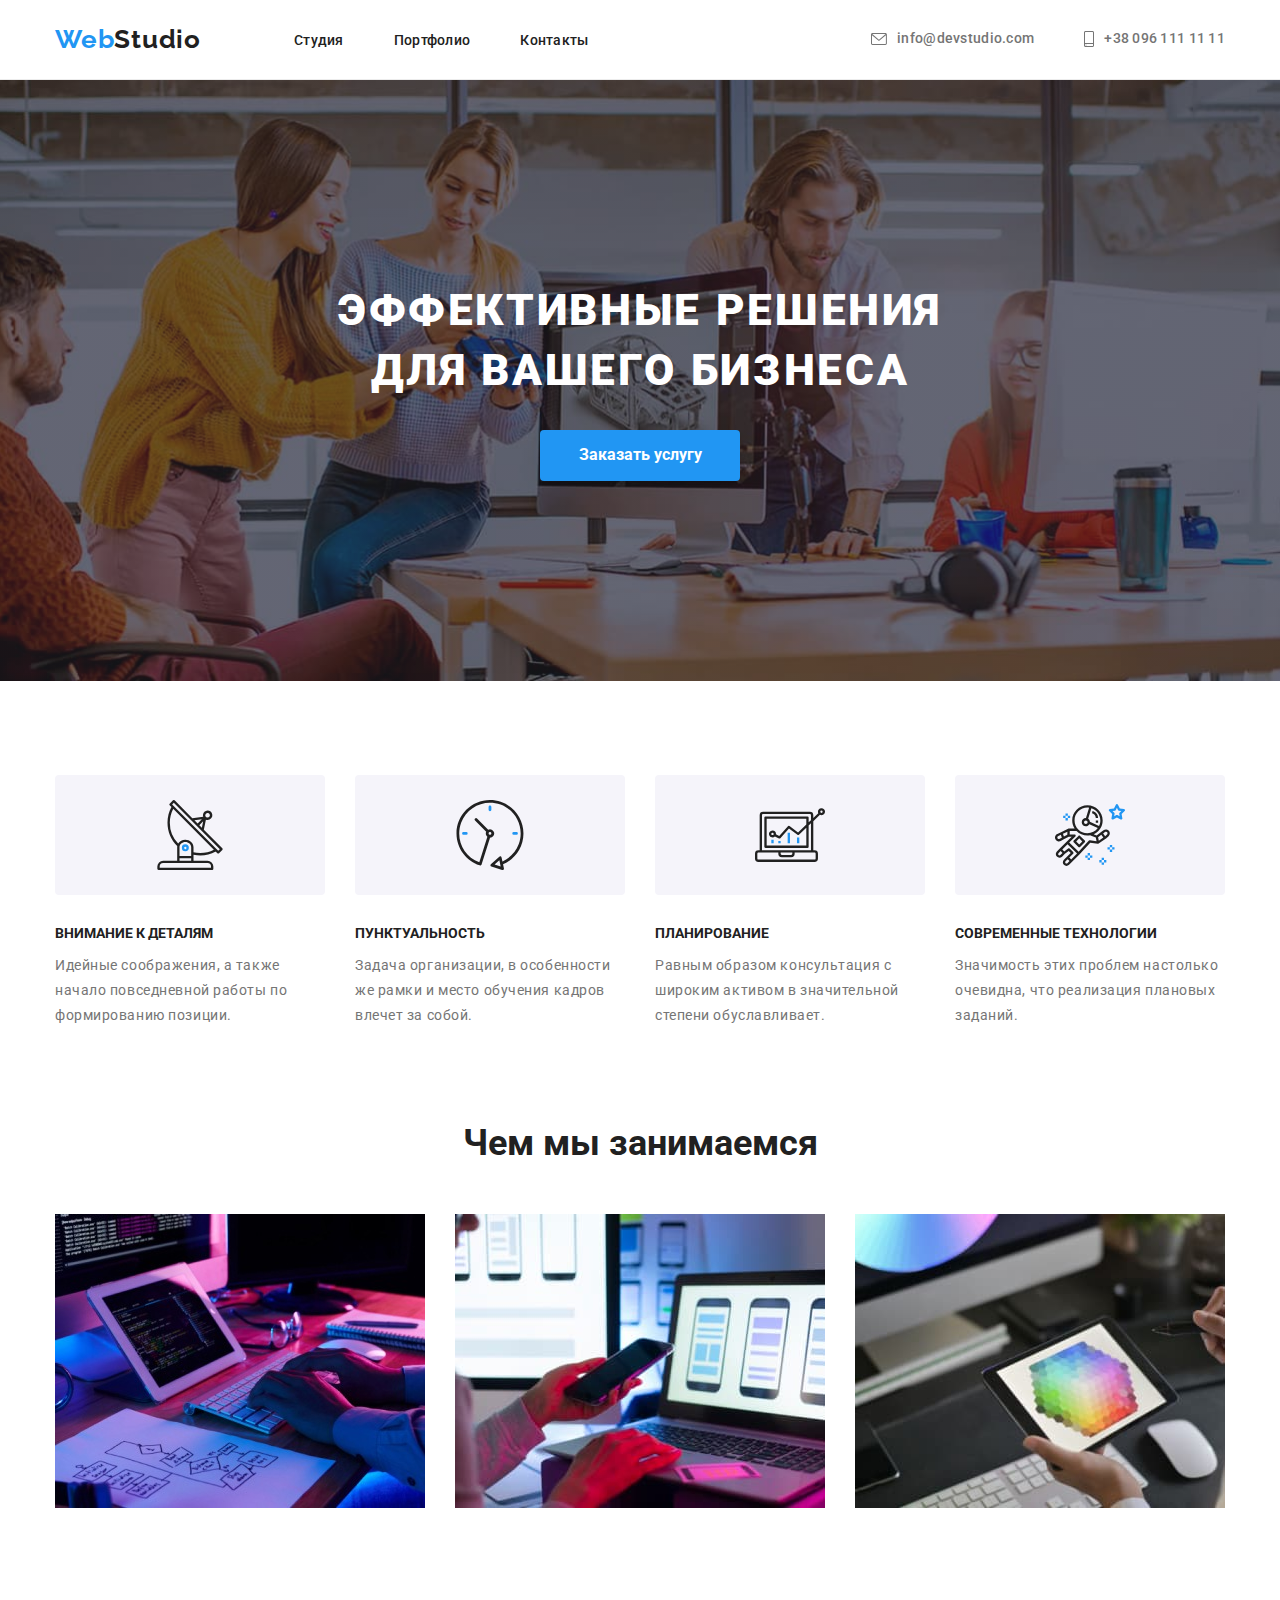
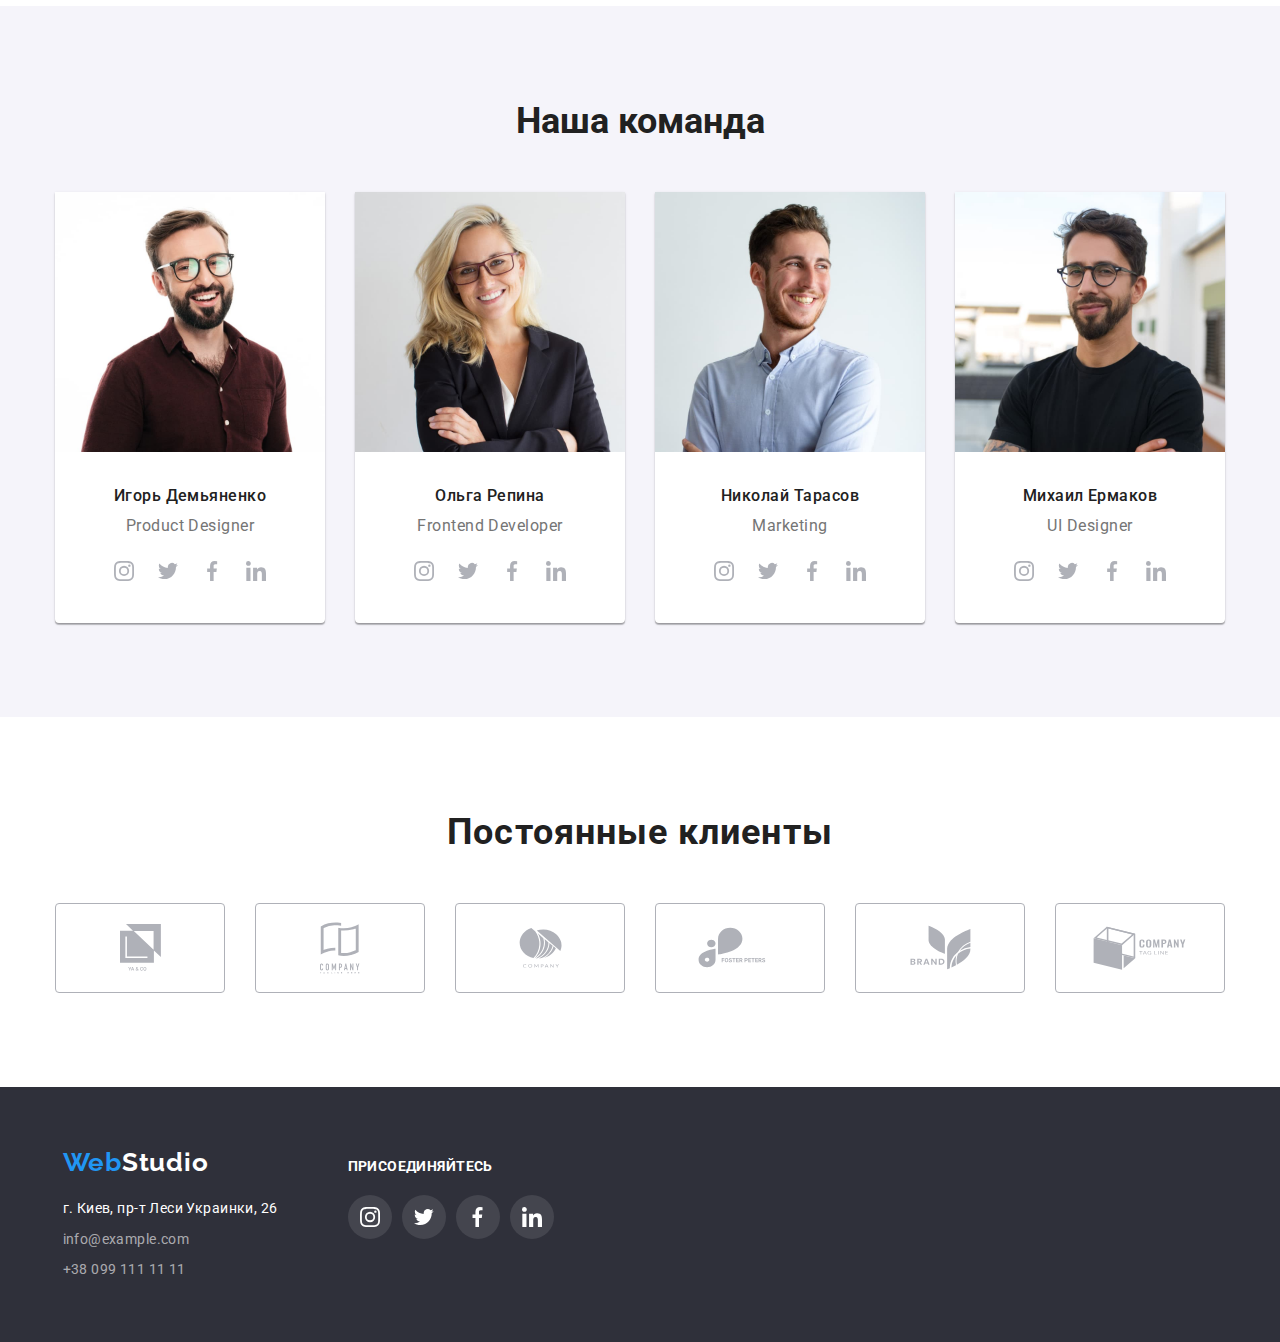
<file: index.html>
<!DOCTYPE html>
<html lang="ru">
<head>
    <meta charset="UTF-8">
    <meta name="viewport" content="width=device-width, initial-scale=1.0">
    <title>Document</title>
    <link rel="preconnect" href="https://fonts.gstatic.com">
    <link
        href="https://fonts.googleapis.com/css2?family=Oleo+Script&family=Raleway:wght@700&family=Roboto:wght@400;500;700;900&display=swap"
        rel="stylesheet">
    <link rel="stylesheet" href="https://github.com/sindresorhus/modern-normalize/blob/3bc98de76de609a0d4d598f3cbc46f684b3ec9c1/modern-normalize.css">
    <link rel="stylesheet" href="css/styles.css">
</head>
<body>
<!--Шапка сайта-->
    <header class="page-header">
        <div class="conteiner">
            <div class="header flex">
                <nav class="site-nav flex">
                    <a href="./index.html" class="logo-header"><span class="logo-part1">Web</span><span
                            class="logo-part2">Studio</span></a>
                    <ul class="site-nav-items flex no-line">
                        <li class="link"><a href="./index.html" class="nav-point">Студия</a>
                        </li>
                        <li class="link"><a href="./portfolio.html" class="nav-point">Портфолио</a>
                        </li>
                        <li class="link"><a href="#" class="nav-point">Контакты</a>
                        </li>
                    </ul>
                </nav>
                <div class="contacts-header">
                    <ul class="contacts-header-items flex no-line">
                        <li class="link">
                            <a href="mailto:info@devstudio.com" class="contact-link flex">
                                <div class="icon-contacts-position">
                                    <svg class="contacts-icon" width="16px" height="12px">
                                        <use href="./images/icons.svg#icon-envelope-header"></use>
                                    </svg>
                                </div>
                                <div>
                                    info@devstudio.com
                                </div>
                            </a>
                        </li>
                        <li class="link">
                            <a href="tel:380961111111" class="contact-link flex">
                                <div class="icon-contacts-position">
                                    <svg class="contacts-icon" width="10px" height="16px">
                                        <use href="./images/icons.svg#icon-smartphone-header"></use>
                                    </svg>
                                </div>
                                <div>
                                    +38 096 111 11 11
                                </div>
                            </a>
                        </li>
                    </ul>
                </div>
            </div>
        </div>
    </header>

<!--Основа-->
    <main>
        <section class="hero-section">
            <div class="conteiner hero-conteiner">
            <h1 class="hero-title">Эффективные решения для вашего бизнеса</h1>
            <button type="button" class="hero-button">Заказать услугу</button>
            </div>
        </section>
        <section class="section advantages-section">
            <div class="conteiner">
                <h2 hidden="hidden" class="advantages-title">Преимущества компании</h2>
                <ul class="advantages-list flex">
                    <li class="advantages-item">
                        <div class="icon-advantages-position">
                            <svg width="70" height="70">
                                <use href="./images/icons.svg#icon-antenna"></use>
                            </svg>
                        </div>
                        <h3 class="advantages-item-title">Внимание к деталям</h3>
                        <p class="advantages-item-description">Идейные соображения, а также начало повседневной работы по
                            формированию позиции.</p>
                    </li>
                    <li class="advantages-item">
                        <div class="icon-advantages-position">
                        <svg width="70" height="70">
                            <use href="./images/icons.svg#icon-clock"></use>
                        </svg>
                        </div>
                        <h3 class="advantages-item-title">Пунктуальность</h3>
                        <p class="advantages-item-description">Задача организации, в особенности же рамки и место обучения кадров
                            влечет за собой.</p>
                    </li>
                    <li class="advantages-item">
                        <div class="icon-advantages-position">
                            <svg width="70" height="70">
                                <use href="./images/icons.svg#icon-diagram"></use>
                            </svg>
                        </div>
                        <h3 class="advantages-item-title">Планирование</h3>
                        <p class="advantages-item-description">Равным образом консультация с широким активом в значительной степени
                            обуславливает.</p>
                    </li>
                    <li class="advantages-item">
                        <div class="icon-advantages-position">
                            <svg width="70" height="70">
                                <use href="./images/icons.svg#icon-astronaut"></use>
                            </svg>
                        </div>
                        <h3 class="advantages-item-title">Современные технологии</h3>
                        <p class="advantages-item-description">Значимость этих проблем настолько очевидна, что реализация плановых
                            заданий.</p>
                    </li>
                </ul>
                <h2 class="example-title">Чем мы занимаемся</h2>
                <ul class="example-list flex">
                    <li class="example-item">
                        <img src="./images/backend-opt.jpg" alt="создание сайтов" class="example-item-card" width="370">
                    </li>
                    <li class="example-item">
                        <img src="./images/frontend-opt.jpg" alt="адаптация сайтов" class="example-item-card" width="370">
                    </li>
                    <li class="example-item">
                        <img src="./images/design-opt.jpg" alt="дизайн сайтов" class="example-item-card" width="370">
                    </li>
                </ul>
            </div>
        </section>
        <section class="section team-section">
            <div class="conteiner">
                <h2 class="team-title">Наша команда</h2>
                <ul class="team-list flex">
                    <li class="team-item">
                        <img src="./images/team-card1-opt.jpg" alt="фото Игоря Демьяненко" class="team-card" width="270">
                        <h3 class="team-item-title">Игорь Демьяненко</h3>
                        <p lang="en" class="team-item-discription">Product Designer</p>
                        <ul class="social-links-list flex">
                            <li class="social-link-item">
                                <a href="#" class="social-link-main">
                                    <svg class="social-logo-main" width="20px" height="20px">
                                        <use href="./images/icons.svg#icon-instagram"></use>
                                    </svg>
                                </a>
                            </li>
                            <li class="social-link-item flex">
                                <a href="#" class="social-link-main">
                                    <svg class="social-logo-main" width="20px" height="20px">
                                        <use href="./images/icons.svg#icon-twitter"></use>
                                    </svg>
                                </a>
                            </li>
                            <li class="social-link-item flex">
                                <a href="#" class="social-link-main">
                                    <svg class="social-logo-main" width="20px" height="20px">
                                        <use href="./images/icons.svg#icon-facebook"></use>
                                    </svg>
                                </a>
                            </li>
                            <li class="social-link-item flex">
                                <a href="#" class="social-link-main">
                                    <svg class="social-logo-main" width="20px" height="20px">
                                        <use href="./images/icons.svg#icon-linkedin"></use>
                                    </svg>
                                </a>
                            </li>
                        </ul>
                    </li>
                    <li class="team-item">
                        <img src="./images/team-card2-opt.jpg" alt="фото Ольги Репиной" class="team-card" width="270">
                        <h3 class="team-item-title">Ольга Репина</h3>
                        <p lang="en" class="team-item-discription">Frontend Developer</p>
                        <ul class="social-links-list flex">
                            <li class="social-link-item">
                                <a href="#" class="social-link-main">
                                    <svg class="social-logo-main" width="20px" height="20px">
                                        <use href="./images/icons.svg#icon-instagram"></use>
                                    </svg>
                                </a>
                            </li>
                            <li class="social-link-item flex">
                                <a href="#" class="social-link-main">
                                    <svg class="social-logo-main" width="20px" height="20px">
                                        <use href="./images/icons.svg#icon-twitter"></use>
                                    </svg>
                                </a>
                            </li>
                            <li class="social-link-item flex">
                                <a href="#" class="social-link-main">
                                    <svg class="social-logo-main" width="20px" height="20px">
                                        <use href="./images/icons.svg#icon-facebook"></use>
                                    </svg>
                                </a>
                            </li>
                            <li class="social-link-item flex">
                                <a href="#" class="social-link-main">
                                    <svg class="social-logo-main" width="20px" height="20px">
                                        <use href="./images/icons.svg#icon-linkedin"></use>
                                    </svg>
                                </a>
                            </li>
                        </ul>
                    </li>
                    <li class="team-item">
                        <img src="./images/team-card3-opt.jpg" alt="фото Николая Тарасова" class="team-card" width="270">
                        <h3 class="team-item-title">Николай Тарасов</h3>
                        <p lang="en" class="team-item-discription">Marketing</p>
                        <ul class="social-links-list flex">
                            <li class="social-link-item">
                                <a href="#" class="social-link-main">
                                    <svg class="social-logo-main" width="20px" height="20px">
                                        <use href="./images/icons.svg#icon-instagram"></use>
                                    </svg>
                                </a>
                            </li>
                            <li class="social-link-item flex">
                                <a href="#" class="social-link-main">
                                    <svg class="social-logo-main" width="20px" height="20px">
                                        <use href="./images/icons.svg#icon-twitter"></use>
                                    </svg>
                                </a>
                            </li>
                            <li class="social-link-item flex">
                                <a href="#" class="social-link-main">
                                    <svg class="social-logo-main" width="20px" height="20px">
                                        <use href="./images/icons.svg#icon-facebook"></use>
                                    </svg>
                                </a>
                            </li>
                            <li class="social-link-item flex">
                                <a href="#" class="social-link-main">
                                    <svg class="social-logo-main" width="20px" height="20px">
                                        <use href="./images/icons.svg#icon-linkedin"></use>
                                    </svg>
                                </a>
                            </li>
                        </ul>
                    </li>
                    <li class="team-item">
                        <img src="./images/team-card4-opt.jpg" alt="фото Михаила Урмакова" class="team-card" width="270">
                        <h3 class="team-item-title">Михаил Ермаков</h3>
                        <p lang="en" class="team-item-discription">UI Designer</p>
                        <ul class="social-links-list flex">
                            <li class="social-link-item">
                                <a href="#" class="social-link-main">
                                    <svg class="social-logo-main" width="20px" height="20px">
                                        <use href="./images/icons.svg#icon-instagram"></use>
                                    </svg>
                                </a>
                            </li>
                            <li class="social-link-item flex">
                                <a href="#" class="social-link-main">
                                    <svg class="social-logo-main" width="20px" height="20px">
                                        <use href="./images/icons.svg#icon-twitter"></use>
                                    </svg>
                                </a>
                            </li>
                            <li class="social-link-item flex">
                                <a href="#" class="social-link-main">
                                    <svg class="social-logo-main" width="20px" height="20px">
                                        <use href="./images/icons.svg#icon-facebook"></use>
                                    </svg>
                                </a>
                            </li>
                            <li class="social-link-item flex">
                                <a href="#" class="social-link-main">
                                    <svg class="social-logo-main" width="20px" height="20px">
                                        <use href="./images/icons.svg#icon-linkedin"></use>
                                    </svg>
                                </a>
                            </li>
                        </ul>
                    </li>
                </ul>
            </div>
        </section>
        <section class="section clients-section">
            <div class="conteiner">
                <h3 class="clients-title">Постоянные клиенты</h3>
                <ul class="clients-list flex">
                    <li class="clients-item">
                        <div class="client-item-position">
                            <a href="#" class="client-link">
                            <svg class="icon1" width="41px" height="47px">
                                <use href="./images/icons.svg#icon-logo1">
                                </use>
                            </svg>
                            </a>
                        </div>
                    </li>
                    <li class="clients-item">
                        <div class="client-item-position">
                            <a href="#" class="client-link">
                                <svg class="icon1" width="40px" height="52px">
                                    <use href="./images/icons.svg#icon-logo2">
                                    </use>
                                </svg>
                            </a>
                        </div>
                    </li>
                    <li class="clients-item">
                        <div class="client-item-position">
                            <a href="#" class="client-link">
                                <svg class="icon1" width="43px" height="41px">
                                    <use href="./images/icons.svg#icon-logo3">
                                    </use>
                                </svg>
                            </a>
                        </div>
                    </li>
                    <li class="clients-item">
                        <div class="client-item-position">
                            <a href="#" class="client-link">
                                <svg class="icon1" width="84px" height="41px">
                                    <use href="./images/icons.svg#icon-logo4">
                                    </use>
                                </svg>
                            </a>
                        </div>
                    </li>
                    <li class="clients-item">
                        <div class="client-item-position">
                            <a href="#" class="client-link">
                                <svg class="icon1" width="63px" height="45px">
                                    <use href="./images/icons.svg#icon-logo5">
                                    </use>
                                </svg>
                            </a>
                        </div>
                    </li>
                    <li class="clients-item">
                        <div class="client-item-position">
                            <a href="#" class="client-link">
                                <svg class="icon1" width="94px" height="44px">
                                    <use href="./images/icons.svg#icon-logo6">
                                    </use>
                                </svg>
                            </a>
                        </div>
                    </li>
                </ul>
            </div>
        </section>
    </main>
<!--Футер-->
    <footer class="page-footer">
        <div class="conteiner">
                <div class="footer-flex flex">
                    <div class="address-conteiner">
                        <a href="./index.html" class="no-line"><span class="logo-part1">Web</span><span
                                class="logo-footer">Studio</span></a>
                        <address class="address">
                            <ul class="address-list no-line">
                                <li class="address-footer">г. Киев, пр-т Леси Украинки, 26</li>
                                <li class="contacts-footer"><a href="mailto:info@example.com">info@example.com</a></li>
                                <li class="contacts-footer"><a href="tel:+380991111111">+38 099 111 11 11</a></li>
                            </ul>
                        </address>
                    </div>
                    <div class="social-links">
                        <p class="social-links-title">Присоединяйтесь</p>
                        <ul class="social-links-list-footer flex">
                            <li class="social-link-item">
                                <a href="#" class="social-link">
                                    <svg class="social-logo-footer" width="20px" height="20px">
                                        <use href="./images/icons.svg#icon-instagram-black-footer"></use>
                                    </svg>
                                </a>
                            </li>
                            <li class="social-link-item flex">
                                <a href="#" class="social-link ">
                                    <svg class="social-logo-footer" width="20px" height="20px">
                                        <use href="./images/icons.svg#icon-twitter-black-footer"></use>
                                    </svg>
                                </a>
                            </li>
                            <li class="social-link-item flex">
                                <a href="#" class="social-link ">
                                    <svg class="social-logo-footer" width="20px" height="20px">
                                        <use href="./images/icons.svg#icon-facebook-black-footer"></use>
                                    </svg>
                                </a>
                            </li>
                            <li class="social-link-item flex">
                                <a href="#" class="social-link">
                                    <svg class="social-logo-footer" width="20px" height="20px">
                                        <use href="./images/icons.svg#icon-linkedin-black-footer"></use>
                                    </svg>
                                </a>
                            </li>
                        </ul>
                    </div>
                </div>
        </div>
    </footer>
</body>
</html>
</file>
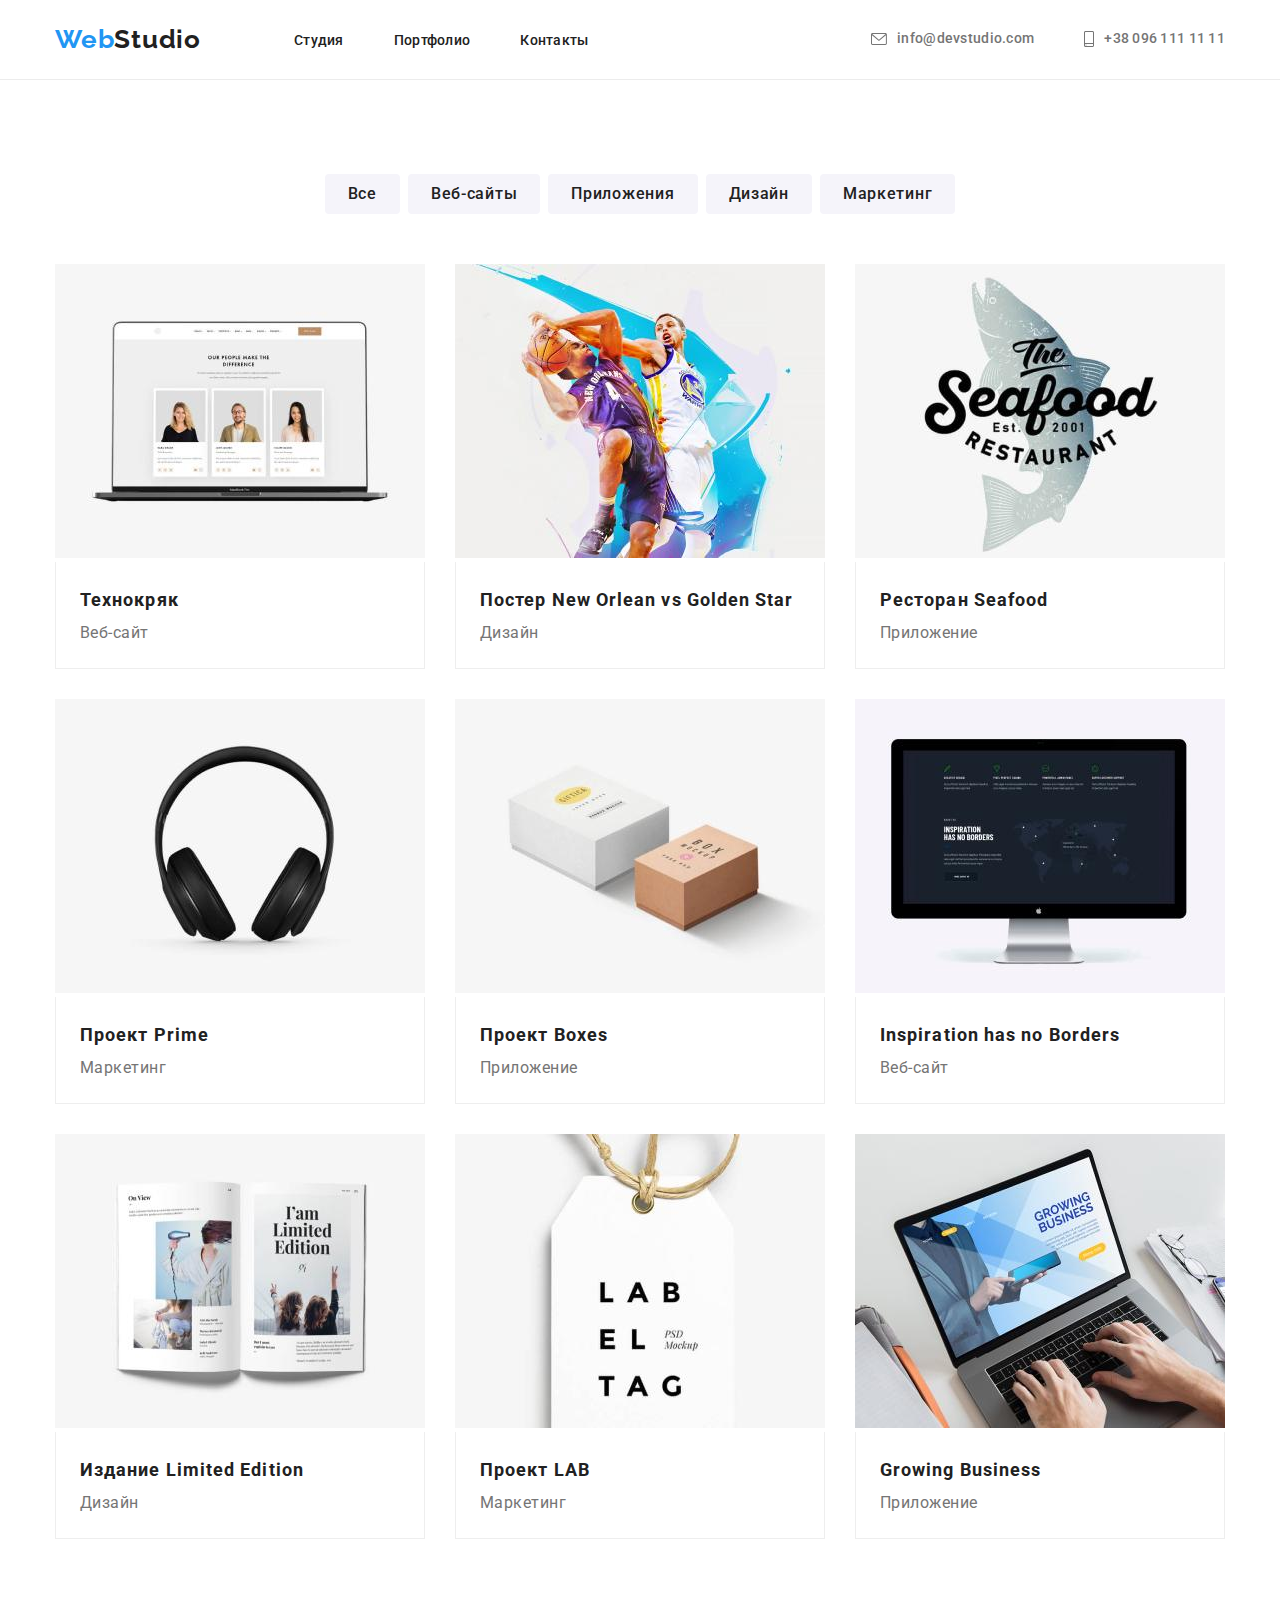
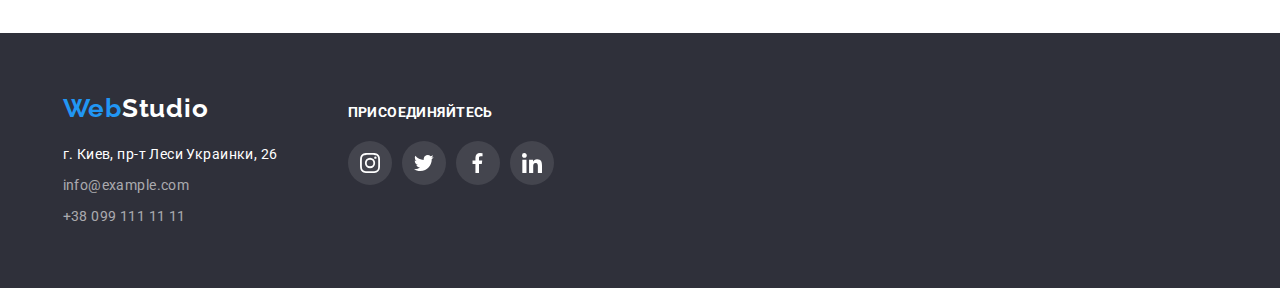
<file: portfolio.html>
<!DOCTYPE html>
<html lang="ru">

<head>
    <meta charset="UTF-8">
    <meta name="viewport" content="width=device-width, initial-scale=1.0">
    <title>Document</title>
    <link rel="preconnect" href="https://fonts.gstatic.com">
    <link
        href="https://fonts.googleapis.com/css2?family=Oleo+Script&family=Raleway:wght@700&family=Roboto:wght@400;500;700;900&display=swap"
        rel="stylesheet">
    <link rel="stylesheet"
        href="https://github.com/sindresorhus/modern-normalize/blob/3bc98de76de609a0d4d598f3cbc46f684b3ec9c1/modern-normalize.css">
    <link rel="stylesheet" href="css/styles.css">
</head>

<body>
    <!--Шапка сайта-->
    <header class="page-header">
        <div class="conteiner">
            <div class="header flex">
                <nav class="site-nav flex">
                    <a href="./index.html" class="logo-header"><span class="logo-part1">Web</span><span
                            class="logo-part2">Studio</span></a>
                    <ul class="site-nav-items flex no-line">
                        <li class="link"><a href="./index.html" class="nav-point">Студия</a>
                        </li>
                        <li class="link"><a href="./portfolio.html" class="nav-point">Портфолио</a>
                        </li>
                        <li class="link"><a href="#" class="nav-point">Контакты</a>
                        </li>
                    </ul>
                </nav>
                <div class="contacts-header">
                    <ul class="contacts-header-items flex no-line">
                        <li class="link">
                            <a href="mailto:info@devstudio.com" class="contact-link flex">
                                <div class="icon-contacts-position">
                                    <svg class="contacts-icon" width="16px" height="12px">
                                        <use href="./images/icons.svg#icon-envelope-header"></use>
                                    </svg>
                                </div>
                                <div>
                                    info@devstudio.com
                                </div>
                            </a>
                        </li>
                        <li class="link">
                            <a href="tel:380961111111" class="contact-link flex">
                                <div class="icon-contacts-position">
                                    <svg class="contacts-icon" width="10px" height="16px">
                                        <use href="./images/icons.svg#icon-smartphone-header"></use>
                                    </svg>
                                </div>
                                <div>
                                    +38 096 111 11 11
                                </div>
                            </a>
                        </li>
                    </ul>
                </div>
            </div>
        </div>
    </header>

<!--Основа-->
    <main class="page-main-portfolio">
<!--Портфолио-->
        <div class="conteiner">
            <section class="section portfolio-section">
                <h1 hidden="hidden">Портфолио</h1>
                <!--Фильтры-->
                <ul class="filter-buttons-list flex no-line">
                    <li class="filter-button-item">
                        <button class="filter-button" type="button">Все</button>
                    </li>
                    <li class="filter-button-item">
                        <button class="filter-button" type="button">Веб-сайты</button>
                    </li>
                    <li class="filter-button-item">
                        <button class="filter-button" type="button">Приложения</button>
                    </li>
                    <li class="filter-button-item">
                        <button class="filter-button" type="button">Дизайн</button>
                    </li>
                    <li class="filter-button-item">
                        <button class="filter-button" type="button">Маркетинг</button>
                    </li>
                </ul>
                <!--Портфолио-карточки-->
                    <ul class="portfolio-list flex no-line">
                        <li class="portfolio-card-item flex">
                            <a href="#" class="portfolio-card">
                                <img src="./images/technocrack.jpg" alt="веб-сайт на экране макбука" width="370" height="294">
                                <div class="card-border">
                                    <h2 class="portfolio-card-title">Технокряк</h2>
                                    <p class="portfolio-card-description">Веб-сайт</p>
                                </div>
                            </a>
                        </li>
                        <li class="portfolio-card-item">
                            <a href="#" class="portfolio-card">
                                <img src="./images/poster.jpg" class="card-picture" alt="два баскетболиста в борьбе за мяч" width="370" height="294">
                                    <div class="card-border">
                                        <h2 class="portfolio-card-title">Постер New Orlean vs Golden Star</h2>
                                        <p class="portfolio-card-description">Дизайн</p>
                                    </div>
                            </a>
                        </li>
                        <li class="portfolio-card-item">
                            <a href="#" class="portfolio-card">
                                <img src="./images/restaurant.jpg" alt="логотип ресторана" width="370" height="294">
                                    <div class="card-border">
                                        <h2 class="portfolio-card-title">Ресторан Seafood</h2>
                                        <p class="portfolio-card-description">Приложение</p>
                                    </div>
                            </a>
                        </li>
                        <li class="portfolio-card-item">
                            <a href="#" class="portfolio-card">
                                <img src="./images/project-prime.jpg" alt="наушники" width="370" height="294">
                                    <div class="card-border">
                                        <h2 class="portfolio-card-title">Проект Prime</h2>
                                        <p class="portfolio-card-description">Маркетинг</p>
                                    </div>
                            </a>
                        </li>
                        <li class="portfolio-card-item">
                            <a href="#" class="portfolio-card">
                                <img src="./images/project-boxes.jpg" alt="две коробки" width="370" height="294">
                                    <div class="card-border">
                                        <h2 class="portfolio-card-title">Проект Boxes</h2>
                                        <p class="portfolio-card-description">Приложение</p>
                                    </div>
                            </a>
                        </li>
                        <li class="portfolio-card-item">
                            <a href="#" class="portfolio-card">
                                <img src="./images/no-borders.jpg" alt="монитор эпл" width="370" height="294">
                                    <div class="card-border">
                                        <h2 class="portfolio-card-title">Inspiration has no Borders</h2>
                                        <p class="portfolio-card-description">Веб-сайт</p>
                                    </div>
                            </a>
                        </li>
                        <li class="portfolio-card-item">
                            <a href="#" class="portfolio-card">
                                <img src="./images/limited-edition.jpg" alt="открытая книга лимитированного издания" width="370"
                                    height="294">
                                    <div class="card-border">
                                        <h2 class="portfolio-card-title">Издание Limited Edition</h2>
                                        <p class="portfolio-card-description">Дизайн</p>
                                    </div>
                            </a>
                        </li>
                        <li class="portfolio-card-item">
                            <a href="#" class="portfolio-card">
                                <img src="./images/lab-project.jpg" alt="ярлык с надписью" width="370" height="294">
                                    <div class="card-border">
                                        <h2 class="portfolio-card-title">Проект LAB</h2>
                                        <p class="portfolio-card-description">Маркетинг</p>
                                    </div>
                            </a>
                        </li>
                        <li class="portfolio-card-item">
                            <a href="#" class="portfolio-card">
                                <img src="./images/groving-business.jpg" alt="работа на ноутбуке" width="370" height="294">
                                    <div class="card-border">
                                        <h2 class="portfolio-card-title">Growing Business</h2>
                                        <p class="portfolio-card-description">Приложение</p>
                                    </div>
                            </a>
                        </li>
                    </ul>
            </section>
        </div>
    </main>
<!--Футер-->
    <footer class="page-footer">
        <div class="conteiner">
            <div class="footer-flex flex">
                <div class="address-conteiner">
                    <a href="./index.html" class="no-line"><span class="logo-part1">Web</span><span
                            class="logo-footer">Studio</span></a>
                    <address class="address">
                        <ul class="address-list no-line">
                            <li class="address-footer">г. Киев, пр-т Леси Украинки, 26</li>
                            <li class="contacts-footer"><a href="mailto:info@example.com">info@example.com</a></li>
                            <li class="contacts-footer"><a href="tel:+380991111111">+38 099 111 11 11</a></li>
                        </ul>
                    </address>
                </div>
                <div class="social-links">
                    <p class="social-links-title">Присоединяйтесь</p>
                    <ul class="social-links-list-footer flex">
                        <li class="social-link-item">
                            <a href="#" class="social-link">
                                <svg class="social-logo-footer" width="20px" height="20px">
                                    <use href="./images/icons.svg#icon-instagram-black-footer"></use>
                                </svg>
                            </a>
                        </li>
                        <li class="social-link-item flex">
                            <a href="#" class="social-link ">
                                <svg class="social-logo-footer" width="20px" height="20px">
                                    <use href="./images/icons.svg#icon-twitter-black-footer"></use>
                                </svg>
                            </a>
                        </li>
                        <li class="social-link-item flex">
                            <a href="#" class="social-link ">
                                <svg class="social-logo-footer" width="20px" height="20px">
                                    <use href="./images/icons.svg#icon-facebook-black-footer"></use>
                                </svg>
                            </a>
                        </li>
                        <li class="social-link-item flex">
                            <a href="#" class="social-link">
                                <svg class="social-logo-footer" width="20px" height="20px">
                                    <use href="./images/icons.svg#icon-linkedin-black-footer"></use>
                                </svg>
                            </a>
                        </li>
                    </ul>
                </div>
            </div>
        </div>
    </footer>
</body>
</html>
</file>
<file: css/styles.css>
body {
  background-color: var(--primary-white-color);
  color: var(--primary-text-color);
  font-family: Roboto, sans-serif;
  margin: 0;
  padding: 0;
}

:root {
  --primary-text-color: #757575;
  --title-text-color: #212121;
  --accent-color: #2196f3;
  --primary-white-color: #ffffff;
  --hero-background-color: #2f303a;
  --team-background-color: #f5f4fa;
  --clients-text-color: #afb1b8;
}

*,
*::after,
*::before {
  box-sizing: border-box;
}

h1,
h2,
h3,
p,
ul {
  margin: 0;
  padding: 0;
}

ul {
  list-style: none;
}

.page-header {
  border-bottom: 1px solid #ececec;
}

.section {
  padding-top: 94px;
  padding-bottom: 94px;
}

.conteiner {
  width: 1200px;
  padding: 0 15px 0 15px;
  margin-right: auto;
  margin-left: auto;
}

.flex {
  display: flex;
  align-items: center;
  justify-content: flex-start;
}

.no-line {
  text-decoration: none;
}

.no-line a {
  text-decoration: none;
}

.no-padding {
  padding-top: 0;
  padding-bottom: 0;
}

.logo-part1 {
  width: 145px;
  font-family: Raleway, sans-serif;
  font-style: normal;
  font-weight: bold;
  font-size: 26px;
  line-height: 1.19;
  letter-spacing: 0.03em;
  color: var(--accent-color);
}

.logo-part2 {
  width: 145px;
  font-family: Raleway, sans-serif;
  font-style: normal;
  font-weight: bold;
  font-size: 26px;
  line-height: 1.19;
  letter-spacing: 0.03em;
  color: var(--title-text-color);
}

.logo-header {
  padding: 24px 93px 24px 0;
}

.address {
  margin-top: 19px;
}

.address-list li:not(:last-child) {
  margin-bottom: 7px;
}

.logo-footer {
  width: 145px;
  font-family: Raleway, sans-serif;
  font-style: normal;
  font-weight: bold;
  font-size: 26px;
  line-height: 1.2;
  letter-spacing: 0.03em;
  text-decoration: none;
  color: var(--primary-white-color);
}

.contacts-header .contact-link {
  font-style: normal;
  font-weight: 500;
  font-size: 14px;
  line-height: 1.14;
  letter-spacing: 0.02em;
  cursor: pointer;
  color: var(--primary-text-color);
  fill: currentColor;
}

.icon-contacts-position {
  display: flex;
  max-width: 16px;
  height: 16px;
  justify-content: center;
  align-items: center;
  margin-right: 10px;
}

.contact-link:hover {
  color: var(--accent-color);
  fill: currentColor;
}

.contact-link:focus {
  color: var(--accent-color);
  fill: currentColor;
}

.site-nav a {
  font-style: normal;
  font-weight: 500;
  font-size: 14px;
  line-height: 1.14;
  letter-spacing: 0.02em;
  text-decoration: none;
  color: #212121;
}

.nav-point:hover {
  color: #2196f3;
}

.nav-point:focus {
  color: #2196f3;
}

.site-nav {
  align-items: center;
  margin-right: auto;
}

.site-nav-items .link {
  display: block;
  margin-right: 50px;
  padding-top: 28px;
  padding-bottom: 28px;
}

.site-nav-items .link:last-child {
  margin-right: 0;
}

.contacts-header-items .link {
  margin-right: 50px;
  padding-top: 28px;
  padding-bottom: 28px;
  display: block;
}

.contacts-header-items .link:last-child {
  margin-right: 0;
}

.hero-title {
  width: 696px;
  padding-top: 200px;
  margin: 0 auto 30px;
  font-weight: 900;
  font-size: 44px;
  line-height: 1.37;
  text-align: center;
  letter-spacing: 0.06em;
  text-transform: uppercase;
  color: var(--primary-white-color);
}

.hero-section {
  max-width: 1600px;
  margin-left: auto;
  margin-right: auto;
  text-align: center;
  border-right-color: #c4c4c4;
  background-image: linear-gradient(
      to right,
      rgba(47, 48, 58, 0.4),
      rgba(47, 48, 58, 0.4)
    ),
    url(../images/hero-bg-image.jpg);
  background-repeat: no-repeat;
  background-position: center;
  background-size: cover;
}

.hero-button {
  display: inline-block;
  width: 200px;
  padding: 8px 32px;
  margin-bottom: 200px;
  font-family: Roboto, sans-serif;
  font-weight: bold;
  font-size: 16px;
  line-height: 1.9;
  box-shadow: 0px 4px 4px rgba(0, 0, 0, 0.15);
  border: 2px solid transparent;
  border-radius: 4px;
  cursor: pointer;
  background-color: #2196f3;
  color: var(--primary-white-color);
}

.advantages-section {
  padding-top: 94px;
  background-color: var(--primary-white-color);
}

.advantages-list {
  justify-content: center;
}

.advantages-list .advantages-item + .advantages-item {
  margin-left: 30px;
}

.advantages-item {
  max-width: 270px;
}

.advantages-item > .icon-advantages-position {
  display: flex;
  max-width: 270px;
  height: 120px;
  margin-bottom: 30px;
  justify-content: center;
  align-items: center;
  background-color: var(--team-background-color);
  border: none;
  border-radius: 4px;
}
/* 
.advantages-item::before {
  content: '';
  display: block;
  max-width: 270px;
  height: 120px;
  margin-bottom: 30px;
  background-repeat: no-repeat;
  background-position: center;
  background-color: var(--team-background-color);
  border-radius: 4px;
} */
/* .advantages-item.icon-detail::before {
  background-image: url(../images/antenna1.svg);
}

.advantages-item.icon-time::before {
  background-image: url(../images/clock\ 1.svg);
}

.advantages-item.icon-planining::before {
  background-image: url(../images/diagram\ 1.svg);
}

.advantages-item.icon-technologies::before {
  background-image: url(../images/astronaut\ 1.svg);
} */

.advantages-item-title {
  margin-bottom: 12px;
  text-transform: uppercase;
  font-size: 14px;
  font-weight: 700;
  color: var(--title-text-color);
}

.advantages-item-description {
  font-weight: 400;
  font-size: 14px;
  line-height: 1.8;
  letter-spacing: 0.04em;
}

.example-title {
  text-align: center;
  padding-top: 94px;
  margin-bottom: 50px;
  font-size: 36px;
  color: var(--title-text-color);
}

.example-list .example-item + .example-item {
  margin-left: 30px;
}

.portfolio-section {
  text-align: center;
}

.portfolio-card-conteiner {
  margin-left: auto;
  margin-right: auto;
}

.portfolio-card-title {
  font-weight: bold;
  font-size: 18px;
  line-height: 2;
  letter-spacing: 0.06em;
  color: #212121;
}

.portfolio-card-description {
  font-size: 16px;
  line-height: 1.88;
  letter-spacing: 0.03em;
  color: #757575;
}

.team-section {
  padding-top: 94px;
  background-color: var(--team-background-color);
}

.team-title {
  text-align: center;
  margin-bottom: 50px;
  font-size: 36px;
  color: var(--title-text-color);
}

.team-list .team-item + .team-item {
  margin-left: 30px;
}

.team-item-title {
  padding: 30px 0 10px;
  font-style: normal;
  font-weight: 500;
  font-size: 16px;
  line-height: 1.2;
  text-align: center;
  letter-spacing: 0.03em;
  color: var(--title-text-color);
}

.team-item-discription {
  padding-bottom: 14px;
  font-style: normal;
  font-weight: 400;
  font-size: 16px;
  line-height: 1.2;
  text-align: center;
  letter-spacing: 0.03em;
  color: var(--primary-text-color);
}

.team-item {
  background-color: var(--primary-white-color);
  box-shadow: 0px 1px 3px rgba(0, 0, 0, 0.12), 0px 1px 1px rgba(0, 0, 0, 0.14),
    0px 2px 1px rgba(0, 0, 0, 0.2);
  border-radius: 0px 0px 4px 4px;
}

.social-links-list {
  padding: 0 32px 30px;
}

.social-link-main {
  display: flex;
  width: 44px;
  height: 44px;
  align-items: center;
  justify-content: center;
  border-radius: 50%;
  cursor: pointer;
  color: #afb1b8;
  background-color: var(--primary-white-color);
  fill: currentColor;
}

.social-link-main:hover {
  color: var(--primary-white-color);
  background: var(--accent-color);
  fill: currentColor;
}

.social-link-main:focus {
  color: var(--primary-white-color);
  background: var(--accent-color);
  fill: currentColor;
}

.clients-title {
  margin-bottom: 50px;
  font-style: normal;
  font-weight: 700;
  font-size: 36px;
  line-height: 1.17;
  text-align: center;
  letter-spacing: 0.03em;
  color: var(--title-text-color);
}

.client-item-position {
  max-width: 170px;
  height: 90px;
}

.client-link {
  display: flex;
  width: 170px;
  height: 90px;
  justify-content: center;
  align-items: center;
  cursor: pointer;
  border: 1px solid var(--clients-text-color);
  border-radius: 4px;
  color: var(--clients-text-color);
  fill: currentColor;
}

.clients-list .clients-item + .clients-item {
  margin-left: 30px;
}

.client-link:hover {
  color: var(--accent-color);
  border-color: var(--accent-color);
  fill: currentColor;
}

.client-link:focus {
  color: var(--accent-color);
  border-color: var(--accent-color);
  fill: currentColor;
}

.page-footer {
  padding: 60px 0 60px 15px;
  text-decoration: none;
  background-color: #2f303a;
}

.address-footer {
  font-style: normal;
  font-weight: 400;
  font-size: 14px;
  line-height: 1.69;
  letter-spacing: 0.03em;
  color: #ffffff;
}

.contacts-footer a {
  font-style: normal;
  font-weight: 400;
  font-size: 14px;
  line-height: 1.69;
  letter-spacing: 0.03em;
  color: rgba(255, 255, 255, 0.6);
}

.contacts-footer :hover {
  color: var(--accent-color);
}

.contacts-footer :focus {
  color: var(--accent-color);
}

.social-links {
  margin-left: 70px;
  align-self: flex-start;
  padding-top: 12px;
}

.social-links-title {
  margin-bottom: 20px;
  font-weight: 700;
  font-size: 14px;
  line-height: 1.14;
  letter-spacing: 0.03em;
  text-transform: uppercase;
  color: var(--primary-white-color);
}

.social-links-list {
  justify-content: center;
  align-items: center;
}

.social-links-list-footer .social-link-item + .social-link-item {
  margin-left: 10px;
}

.social-link {
  display: flex;
  width: 44px;
  height: 44px;
  align-items: center;
  justify-content: center;
  cursor: pointer;
  border-radius: 50%;
  color: var(--primary-white-color);
  fill: currentColor;
  background-color: rgba(255, 255, 255, 0.1);
}

.social-link:hover {
  background-color: var(--accent-color);
  fill: currentColor;
}

.social-link:focus {
  background-color: var(--accent-color);
  fill: currentColor;
}

/* Portfolio-page-css */

.filter-button {
  font: inherit;
  font-style: normal;
  font-weight: 500;
  font-size: 16px;
  line-height: 1.62;
  text-align: center;
  letter-spacing: 0.03em;
  cursor: pointer;
  border: 1px solid transparent;
  border-radius: 4px;
}

.filter-button:hover {
  background: #2196f3;
  cursor: pointer;
  color: #ffffff;
  box-shadow: 0px 3px 1px rgba(0, 0, 0, 0.1), 0px 1px 2px rgba(0, 0, 0, 0.08),
    0px 2px 2px rgba(0, 0, 0, 0.12);
  border-radius: 2px;
}

.filter-button:focus {
  color: #2196f3;
  cursor: pointer;
  box-shadow: 0px 3px 1px rgba(0, 0, 0, 0.1), 0px 1px 2px rgba(0, 0, 0, 0.08),
    0px 2px 2px rgba(0, 0, 0, 0.12);
  border-radius: 2px;
}

.filter-buttons-list {
  justify-content: center;
  padding-bottom: 50px;
}

.filter-buttons-list .filter-button-item + .filter-button-item {
  margin-left: 8px;
}

.filter-button {
  display: block;
  padding: 6px 22px;
  font-weight: 500;
  font-size: 16px;
  line-height: 1.62;
  text-align: center;
  letter-spacing: 0.045em;
  cursor: pointer;
  color: var(--title-text-color);
  border-radius: 4px;
  background-color: var(--team-background-color);
}

.portfolio-list {
  flex-wrap: wrap;
}

.portfolio-card-item {
  margin-left: 30px;
  margin-bottom: 30px;
}

.portfolio-card-item:hover {
  box-shadow: 0px 1px 1px rgba(0, 0, 0, 0.12), 0px 4px 4px rgba(0, 0, 0, 0.06),
    1px 4px 6px rgba(0, 0, 0, 0.16);
}

.portfolio-card-item:nth-child(3n + 1) {
  margin-left: 0;
}

.portfolio-card-item:nth-last-child(-n + 3) {
  margin-bottom: 0;
}

.card-border {
  padding: 20px 24px;
  text-align: left;
  border-left: 1px solid #eeeeee;
  border-right: 1px solid #eeeeee;
  border-bottom: 1px solid #eeeeee;
}
</file>
